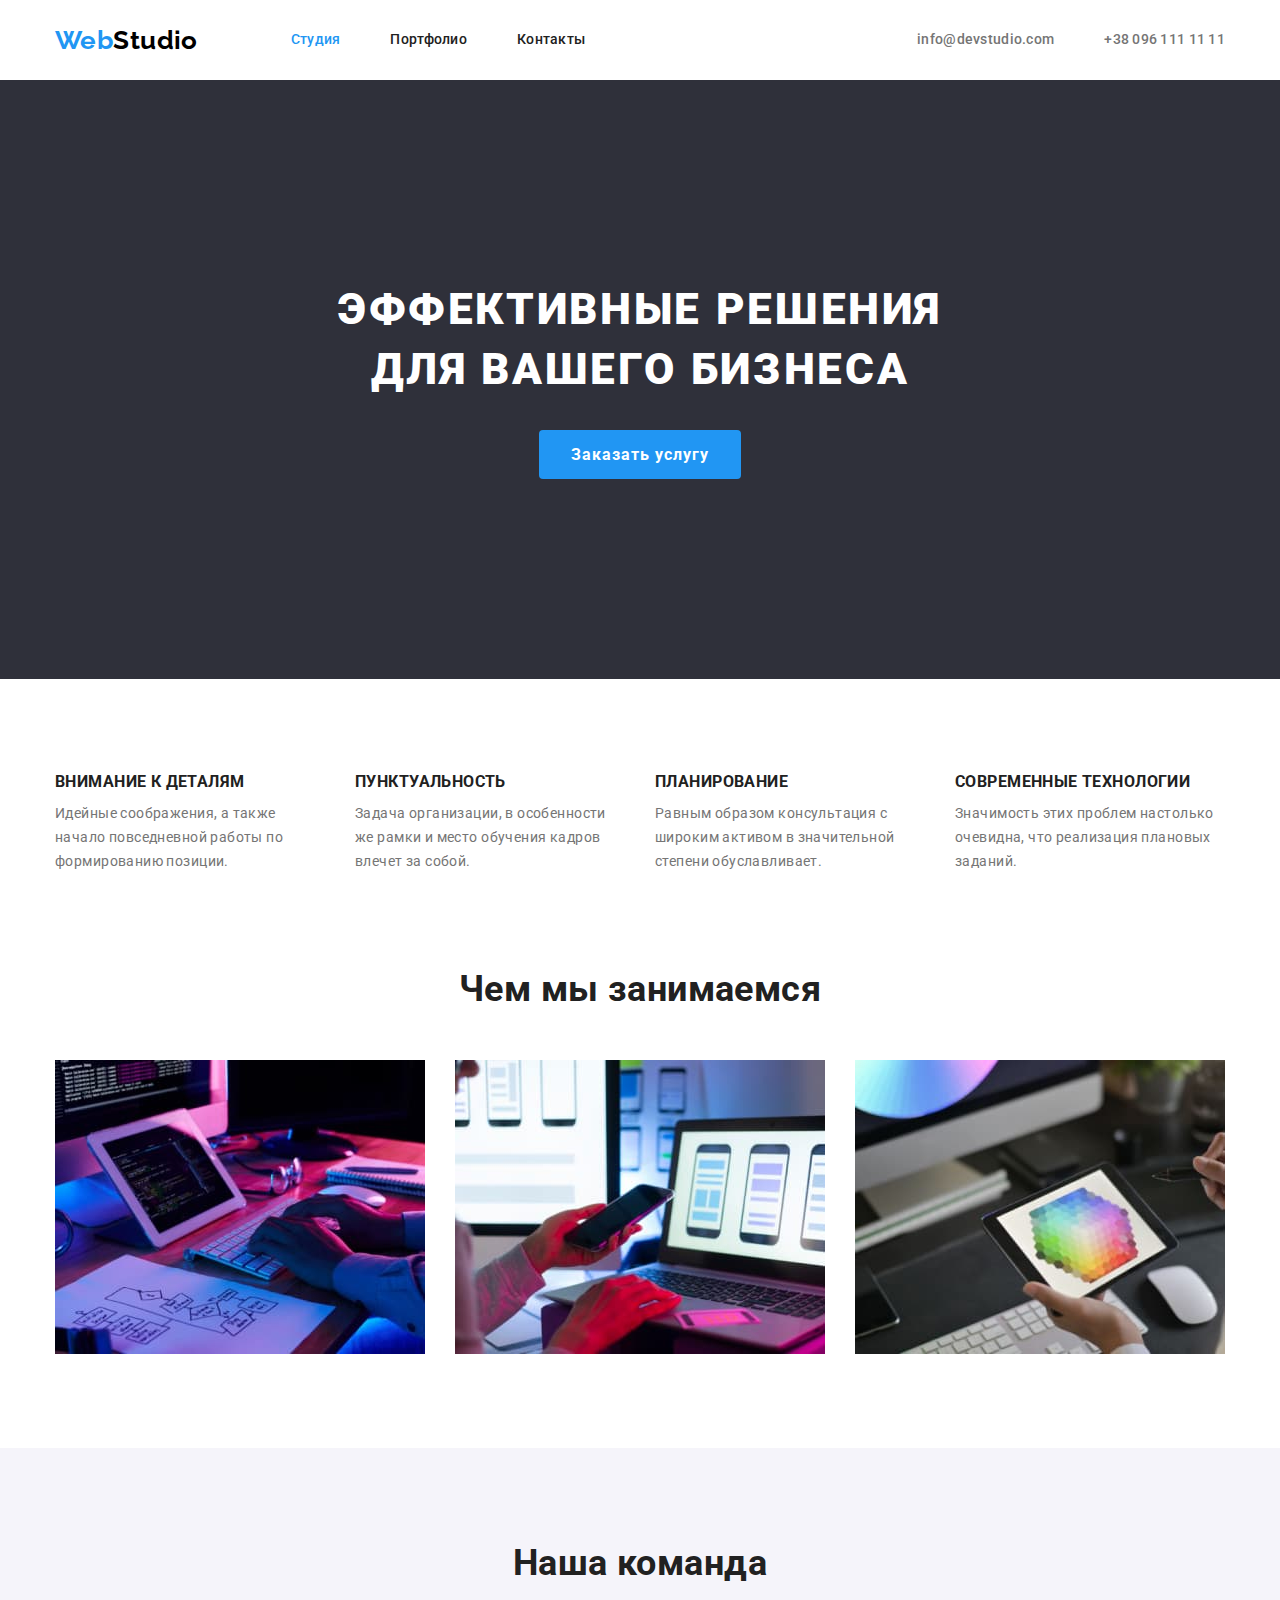
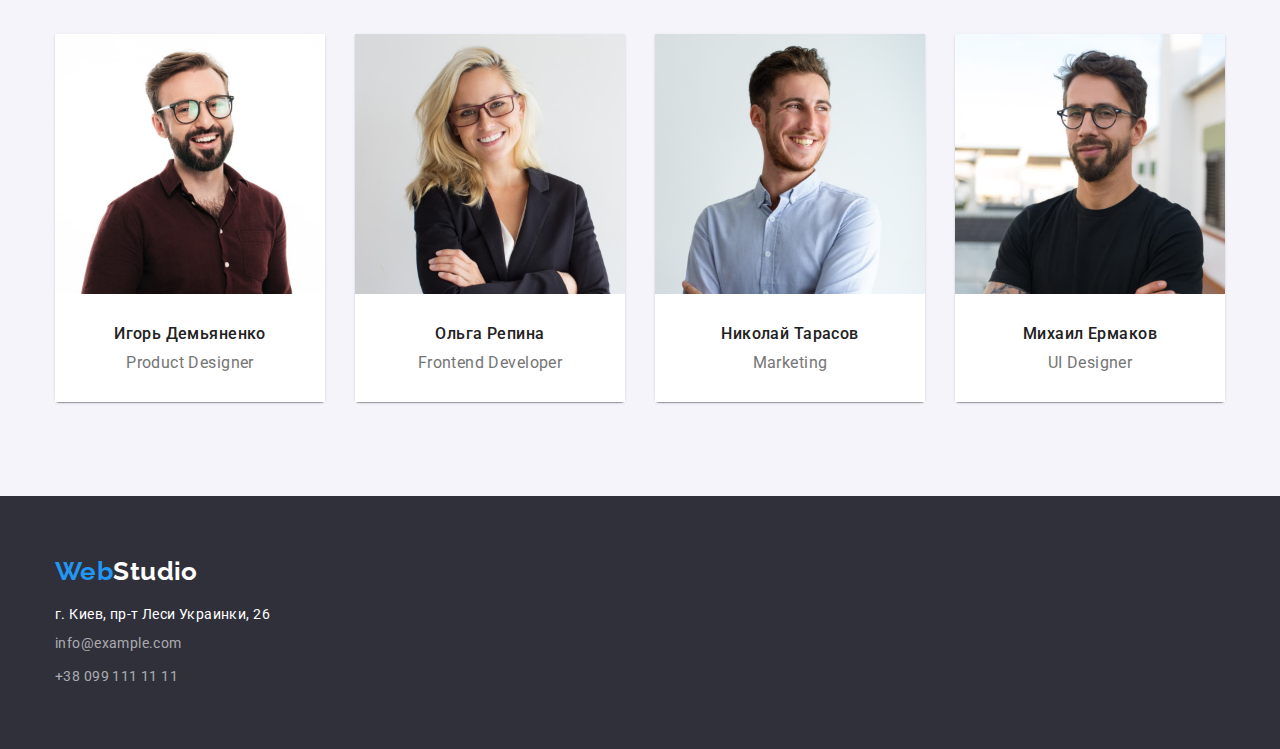
<file: index.html>
<!DOCTYPE html>
<html lang="ru">
  <head>
    <meta charset="UTF-8" />
    <meta name="viewport" content="width=device-width, initial-scale=1.0" />
    <title>WebStudio</title>
    <link rel="preconnect" href="https://fonts.gstatic.com" />
    <link
      href="https://fonts.googleapis.com/css2?family=Oleo+Script&family=Raleway:wght@700&family=Roboto:wght@400;500;700;900&display=swap"
      rel="stylesheet"
    />
    <link
      rel="stylesheet"
      href="https://cdn.jsdelivr.net/npm/modern-normalize@1.0.0/modern-normalize.min.css"
    />
    <link rel="stylesheet" href="./css/variables.css" />
    <link rel="stylesheet" href="./css/style.css" />
  </head>
  <body>
    <header class="header">
      <div class="container">
        <p class="logo">
          <a class="link" href="./index.html"
            >Web<span class="logoheader-secondpart">Studio</span></a
          >
        </p>
        <nav class="menu">
          <ul class="nav-menu">
            <li class="listitem">
              <a class="link active" href="./index.html">Студия</a>
            </li>
            <li class="listitem">
              <a class="link" href="pages/portfolio.html">Портфолио</a>
            </li>
            <li class="listitem">
              <a class="link" href="#">Контакты</a>
            </li>
          </ul>
        </nav>
        <ul class="listinfo">
          <li class="listitem">
            <a class="link header-info" href="mailto:info@devstudio.com"
              >info@devstudio.com</a
            >
          </li>
          <li class="listitem">
            <a class="link header-info" href="tel:+380961111111"
              >+38 096 111 11 11</a
            >
          </li>
        </ul>
      </div>
    </header>
    <main>
      <!-- Главная секция "Герой" -->
      <div class="main-box">
        <section class="hero container">
          <h1 class="tagline">
            Эффективные решения <br />
            для вашего бизнеса
          </h1>
          <!-- <p><a class="link " href="#">Заказать услугу</a></p> -->
          <button class="btn-order" type="submit">Заказать услугу</button>
        </section>
      </div>
      <!-- Секция Особенности -->
      <section class="features">
        <div class="container">
          <h2 class="nonevisible">Особенности</h2>
          <ul class="list">
            <li class="listitem">
              <h3 class="title">Внимание к деталям</h3>
              <p class="text">
                Идейные соображения, а также начало повседневной работы по
                формированию позиции.
              </p>
            </li>
            <li class="listitem">
              <h3 class="title">Пунктуальность</h3>
              <p class="text">
                Задача организации, в особенности же рамки и место обучения
                кадров влечет за собой.
              </p>
            </li>
            <li class="listitem">
              <h3 class="title">Планирование</h3>
              <p class="text">
                Равным образом консультация с широким активом в значительной
                степени обуславливает.
              </p>
            </li>
            <li class="listitem">
              <h3 class="title">Современные технологии</h3>
              <p class="text">
                Значимость этих проблем настолько очевидна, что реализация
                плановых заданий.
              </p>
            </li>
          </ul>
        </div>
      </section>
      <!-- Секция Чем мы занимаемся -->
      <section class="portfolio">
        <div class="container">
          <h2 class="base-title">Чем мы занимаемся</h2>
          <ul class="list">
            <li class="listitem">
              <img
                src="./images/what_doing_1.jpg"
                alt="Приложения"
                width="370"
              />
            </li>
            <li class="listitem">
              <img
                src="./images/what_doing_2.jpg"
                alt="Веб-сайты"
                width="370"
              />
            </li>
            <li class="listitem">
              <img src="./images/what_doing_3.jpg" alt="Дизайн" width="370" />
            </li>
          </ul>
        </div>
      </section>
      <!-- Наша команда -->
      <section class="ourteam">
        <div class="container">
          <h2 class="base-title">Наша команда</h2>
          <ul class="list">
            <li class="listitem">
              <div class="ourteam-card-img">
                <img
                  src="./images/igor_demjanenko.jpg"
                  alt="Игорь Демьяненко"
                  class="image"
                  width="270"
                />
              </div>
              <div class="ourteam-card-content">
                <h3 class="title">Игорь Демьяненко</h3>
                <p class="text">Product Designer</p>
              </div>
            </li>
            <li class="listitem">
              <div class="ourteam-card-img">
                <img
                  src="./images/olga_repina.jpg"
                  alt="Ольга Репина"
                  class="image"
                  width="270"
                />
              </div>
              <div class="ourteam-card-content">
                <h3 class="title">Ольга Репина</h3>
                <p class="text">Frontend Developer</p>
              </div>
            </li>
            <li class="listitem">
              <div class="ourteam-card-img">
                <img
                  src="./images/nikolay_tarasov.jpg"
                  alt="Николай Тарасов"
                  class="image"
                  width="270"
                />
              </div>
              <div class="ourteam-card-content">
                <h3 class="title">Николай Тарасов</h3>
                <p class="text">Marketing</p>
              </div>
            </li>
            <li class="listitem">
              <div class="ourteam-card-img">
                <img
                  src="./images/mihail_ermakov.jpg"
                  alt="Михаил Ермаков"
                  class="image"
                  width="270"
                />
              </div>
              <div class="ourteam-card-content">
                <h3 class="title">Михаил Ермаков</h3>
                <p class="text">UI Designer</p>
              </div>
            </li>
          </ul>
        </div>
      </section>
    </main>
    <footer>
      <div class="footer-box">
        <div class="container">
          <p class="logo">
            <a class="link" href="./index.html"
              >Web<span class="logofooter-secondpart">Studio</span></a
            >
          </p>
          <address>
            <p class="address-info">г. Киев, пр-т Леси Украинки, 26</p>
            <ul class="listinfo">
              <li class="listitem">
                <a class="link footer-info" href="mailto:info@example.com"
                  >info@example.com</a
                >
              </li>
              <li class="listitem">
                <a class="link footer-info" href="tel:+380991111111"
                  >+38 099 111 11 11</a
                >
              </li>
            </ul>
          </address>
        </div>
      </div>
    </footer>
  </body>
</html>
</file>
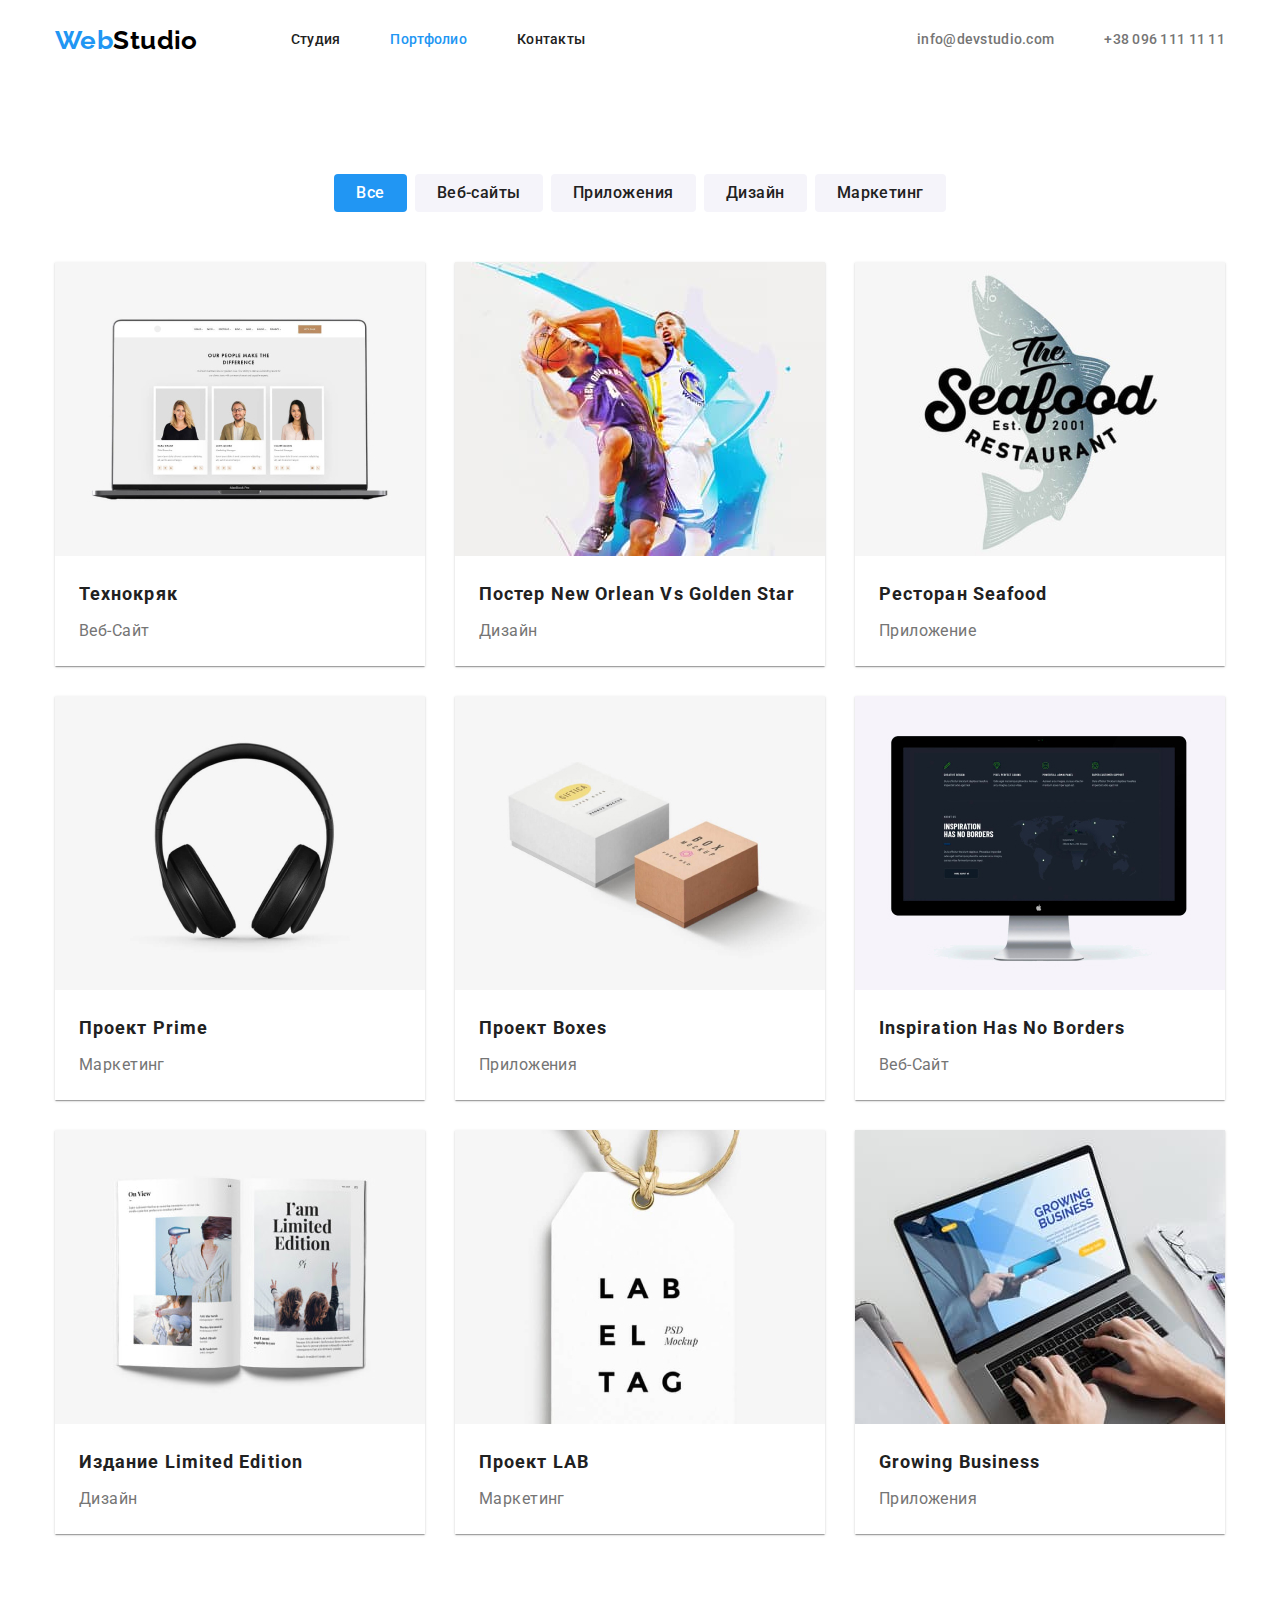
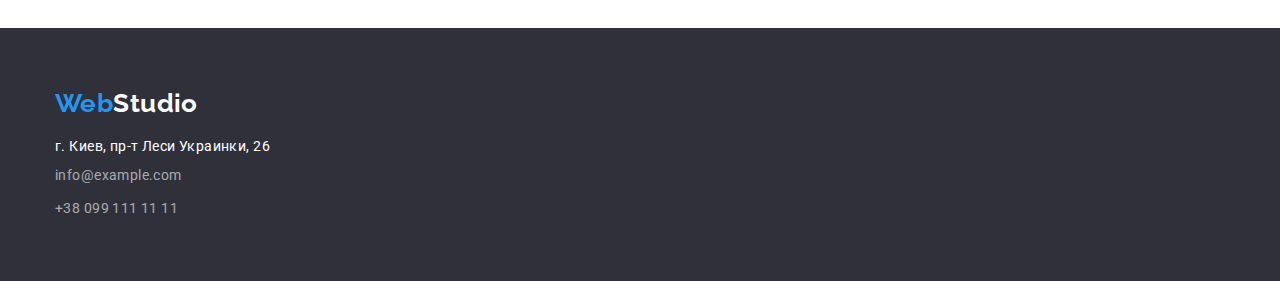
<file: pages/portfolio.html>
<!DOCTYPE html>
<html lang="ru">
  <head>
    <meta charset="UTF-8" />
    <meta http-equiv="X-UA-Compatible" content="IE=edge" />
    <meta name="viewport" content="width=device-width, initial-scale=1.0" />
    <title>Портфолио</title>
    <link rel="preconnect" href="https://fonts.gstatic.com" />
    <link
      href="https://fonts.googleapis.com/css2?family=Oleo+Script&family=Raleway:wght@700&family=Roboto:wght@400;500;700&display=swap"
      rel="stylesheet"
    />
    <link
      rel="stylesheet"
      href="https://cdn.jsdelivr.net/npm/modern-normalize@1.0.0/modern-normalize.min.css"
    />
    <link rel="stylesheet" href="../css/variables.css" />
    <link rel="stylesheet" href="../css/style.css" />
  </head>
  <body>
    <header class="header">
      <div class="container">
        <p class="logo">
          <a class="link" href="../index.html"
            >Web<span class="logoheader-secondpart">Studio</span></a
          >
        </p>
        <nav class="menu">
          <ul class="nav-menu">
            <li class="listitem">
              <a class="link" href="../index.html">Студия</a>
            </li>
            <li class="listitem">
              <a class="link active" href="pages/portfolio.html">Портфолио</a>
            </li>
            <li class="listitem">
              <a class="link" href="#">Контакты</a>
            </li>
          </ul>
        </nav>
        <ul class="listinfo">
          <li class="listitem">
            <a class="link header-info" href="mailto:info@devstudio.com"
              >info@devstudio.com</a
            >
          </li>
          <li class="listitem">
            <a class="link header-info" href="tel:+380961111111"
              >+38 096 111 11 11</a
            >
          </li>
        </ul>
      </div>
    </header>
    <main>
      <section class="section-portfolio">
        <div class="container">
          <h1 class="nonevisible">Наши работы</h1>
          <!-- Группа кнопок для фильтра работ -->
          <ul class="filter-nav">
            <li class="listitem">
              <button class="filter-btn active" type="submit">Все</button>
            </li>
            <li class="listitem">
              <button class="filter-btn" type="submit">Веб-сайты</button>
            </li>
            <li class="listitem">
              <button class="filter-btn" type="submit">Приложения</button>
            </li>
            <li class="listitem">
              <button class="filter-btn" type="submit">Дизайн</button>
            </li>
            <li class="listitem">
              <button class="filter-btn" type="submit">Маркетинг</button>
            </li>
          </ul>
          <!-- Группа карточек с работами -->
          <div class="portfolio-card-container">
            <ul class="portfolio-list">
              <li class="listitem">
                <div class="portfolio-card-img">
                  <img
                    src="../images/portfolio1.jpg"
                    alt="Веб-сайт Технокряк"
                  />
                </div>
                <div class="prtfolio-card-content">
                  <h2 class="title">Технокряк</h2>
                  <p class="text">Веб-сайт</p>
                </div>
              </li>
              <li class="listitem">
                <div class="portfolio-card-img">
                  <img
                    src="../images/portfolio2.jpg"
                    alt="Дизайн Постер New Orlean vs Golden Star"
                  />
                </div>
                <div class="prtfolio-card-content">
                  <h2 class="title">Постер New Orlean vs Golden Star</h2>
                  <p class="text">Дизайн</p>
                </div>
              </li>
              <li class="listitem">
                <div class="portfolio-card-img">
                  <img
                    src="../images/portfolio3.jpg"
                    alt="Приложение Ресторан Seafood"
                  />
                </div>
                <div class="prtfolio-card-content">
                  <h2 class="title">Ресторан Seafood</h2>
                  <p class="text">Приложение</p>
                </div>
              </li>
              <li class="listitem">
                <div class="portfolio-card-img">
                  <img
                    src="../images/portfolio4.jpg"
                    alt="Маркетинг Проект Prime"
                  />
                </div>
                <div class="prtfolio-card-content">
                  <h2 class="title">Проект Prime</h2>
                  <p class="text">Маркетинг</p>
                </div>
              </li>
              <li class="listitem">
                <div class="portfolio-card-img">
                  <img
                    src="../images/portfolio5.jpg"
                    alt="Приложение Проект Boxes"
                  />
                </div>
                <div class="prtfolio-card-content">
                  <h2 class="title">Проект Boxes</h2>
                  <p class="text">Приложения</p>
                </div>
              </li>
              <li class="listitem">
                <div class="portfolio-card-img">
                  <img
                    src="../images/portfolio6.jpg"
                    alt="Веб-сайт Inspiration has no Borders"
                  />
                </div>
                <div class="prtfolio-card-content">
                  <h2 class="title">Inspiration has no Borders</h2>
                  <p class="text">Веб-сайт</p>
                </div>
              </li>
              <li class="listitem">
                <div class="portfolio-card-img">
                  <img
                    src="../images/portfolio7.jpg"
                    alt="Дизайн Издание Limited Edition"
                  />
                </div>
                <div class="prtfolio-card-content">
                  <h2 class="title">Издание Limited Edition</h2>
                  <p class="text">Дизайн</p>
                </div>
              </li>
              <li class="listitem">
                <div class="portfolio-card-img">
                  <img
                    src="../images/portfolio8.jpg"
                    alt="Маркетинг Проект LAB"
                  />
                </div>
                <div class="prtfolio-card-content">
                  <h2 class="title">Проект LAB</h2>
                  <p class="text">Маркетинг</p>
                </div>
              </li>
              <li class="listitem">
                <div class="portfolio-card-img">
                  <img
                    src="../images/portfolio9.jpg"
                    alt="Приложение Growing Business"
                  />
                </div>
                <div class="prtfolio-card-content">
                  <h2 class="title">Growing Business</h2>
                  <p class="text">Приложения</p>
                </div>
              </li>
            </ul>
          </div>
        </div>
      </section>
    </main>
    <footer>
      <div class="footer-box">
        <div class="container">
          <p class="logo">
            <a class="link" href="./index.html"
              >Web<span class="logofooter-secondpart">Studio</span></a
            >
          </p>
          <address>
            <p class="address-info">г. Киев, пр-т Леси Украинки, 26</p>
            <ul class="listinfo">
              <li class="listitem">
                <a class="link footer-info" href="mailto:info@example.com"
                  >info@example.com</a
                >
              </li>
              <li class="listitem">
                <a class="link footer-info" href="tel:+380991111111"
                  >+38 099 111 11 11</a
                >
              </li>
            </ul>
          </address>
        </div>
      </div>
    </footer>
  </body>
</html>
</file>
<file: css/variables.css>
:root {
  --basic-textcolor: rgba(117, 117, 117, 1);
  --white-color: rgba(255, 255, 255, 1);
  --accent-color: rgba(33, 150, 243, 1);
  --basic-hcolor: rgba(33, 33, 33, 1);
  --footter-acolor: rgba(255, 255, 255, 0.6);
  --accent-bgcolor: rgba(47, 48, 58, 1);
  --section-bgcolor: rgba(245, 244, 250, 1);
  --logoheader-second-color: rgba(0, 0, 0, 1);
  --logofooter-second-color: rgba(255, 255, 255, 1);
  --border-cards-color: rgba(238, 238, 238, 1);
  --width-container: 1200px;
  --min-indent: 30px;
  --card-shadow: 0px 2px 1px -1px rgba(0, 0, 0, 0.2),
    0px 1px 1px 0px rgba(0, 0, 0, 0.14), 0px 1px 3px 0px rgba(0, 0, 0, 0.12);
}

/* 
Черный лого rgba(0,0,0,1);
акцент rgba(33,150,243,1);
неактивный меню rgba(33,33,33,1);
неактивная ссылка rgba(117,117,117,1);
Основной белый rgba(255,255,255,1);
border: 1px solid 236,236,236,1
 */
</file>
<file: css/style.css>
/* font-family: 'Oleo Script', cursive;
font-family: 'Raleway', sans-serif; */
/* 
* {
  outline: 1px solid tomato;
} */

body {
  font-family: 'Roboto', sans-serif;
  font-weight: 400;
  font-size: 14px;
  line-height: 1.14;
  letter-spacing: 0.03em;
  color: var(--basic-textcolor);
}

img {
  display: block;
  max-width: 100%;
  height: auto;
}

/* reset style for tags and base classes*/

body h1,
body h2,
body h3,
body h4,
body h5,
body h6,
body p,
body ul {
  padding: 0;
  margin: 0;
  margin-block-start: 0;
  margin-block-end: 0;
}

address {
  font-style: normal;
}

.listitem {
  list-style: none;
}

.link {
  text-decoration: none;
}

/* Style general container */
/* container */
.container {
  width: var(--width-container);
  padding: 0 15px;
  margin: 0 auto;
}

/* general style section */
.base-title {
  font-weight: 700;
  color: var(--basic-hcolor);
  font-size: 36px;
  line-height: 1.17;
  text-align: center;
}

.title {
  font-weight: 700;
  color: var(--basic-hcolor);
  line-height: 1.14;
  text-transform: uppercase;
}

.text {
  line-height: 1.71;
}

/* general HEADER and FOOTTER sections: logo, menu, contact*/
.header .container {
  display: flex;
  align-items: center;
  min-height: 80px;
}

.logo {
  margin-right: 93px;
}

.logo .link {
  font-family: 'Raleway', sans-serif;
  color: var(--accent-color);
  font-weight: 700;
  font-size: 26px;
  line-height: 1.19;
}

.logoheader-secondpart {
  color: var(--logoheader-second-color);
}

.logofooter-secondpart {
  color: var(--logofooter-second-color);
}

/* style header and lists for menu and contact-info*/
.nav-menu {
  display: flex;
  align-items: center;
}

.nav-menu .listitem:not(:first-child) {
  margin-left: 50px;
}

.menu .link {
  display: inline-block;
  color: var(--basic-hcolor);
  font-weight: 500;
  line-height: 1.14;
  letter-spacing: 0.02em;
}

.header .listinfo {
  display: flex;
  margin-left: auto;
}

.header .listinfo .listitem:not(:last-child) {
  margin-right: 50px;
}

.menu .link:hover,
.menu .link:focus,
.listinfo .link:hover,
.listinfo .link:focus {
  color: var(--accent-color);
}

.menu .link.active {
  color: var(--accent-color);
}

.listitem .header-info {
  font-weight: 500;
  line-height: 1.14;
  letter-spacing: 0.02em;
  color: var(--basic-textcolor);
}

/* style main section
section Hero */

.main-box {
  min-width: var(--width-container);
  background-color: var(--accent-bgcolor);
}

.hero.container {
  padding: 200px 0;
}

.tagline {
  display: block;
  margin-bottom: 30px;
  color: var(--white-color);
  font-weight: 900;
  font-size: 44px;
  line-height: 1.36;
  text-align: center;
  letter-spacing: 0.06em;
  text-transform: uppercase;
}

.btn-order {
  display: block;
  padding: 10px 32px;
  margin: 0 auto;
  font-weight: 700;
  font-size: 16px;
  line-height: 1.86;
  text-align: center;
  letter-spacing: 0.06em;
  background: var(--accent-color);
  color: var(--white-color);
  border-radius: 4px;
  border-style: none;
}

/* style section feuture */

.features .container,
.ourteam .container {
  padding-top: 94px;
  padding-bottom: 94px;
}

.features .list {
  display: flex;
  flex-wrap: wrap;
  justify-content: space-between;
}

.nonevisible {
  display: none;
}

.features .title {
  margin-bottom: 10px;
}

.features .listitem {
  width: 270px;
}

/* style section portfolio */

.portfolio .container {
  padding-bottom: 94px;
}

.portfolio .list {
  display: flex;
  flex-wrap: wrap;
  justify-content: space-between;
}

.portfolio .base-title {
  margin-bottom: 50px;
}

.portfolio .title {
  font-weight: 700;
  font-size: 18px;
  line-height: 2;
  letter-spacing: 0.06em;
  text-transform: capitalize;
}

.portfolio .text {
  font-size: 16px;
  line-height: 1.88;
  text-transform: capitalize;
}

/* style section ourteam */
.ourteam .base-title {
  margin-bottom: 50px;
}

.ourteam .list {
  display: flex;
  flex-wrap: wrap;
  justify-content: space-between;
}

.ourteam .listitem {
  text-align: center;
  border-style: hidden;
  border-width: 1px;
  border-radius: 0px 0px 4px 4px;
  box-shadow: var(--card-shadow);
}

.ourteam .image {
  display: block;
}

.ourteam .title {
  margin-bottom: 10px;
  display: block;
  font-weight: 500;
  font-size: 16px;
  line-height: 1.19;
  text-transform: capitalize;
}

.ourteam .text {
  display: block;
  font-size: 16px;
  line-height: 1.19;
  text-transform: capitalize;
}

.ourteam {
  min-width: var(--width-container);
  background-color: var(--section-bgcolor);
}

.ourteam-card-content {
  padding: var(--min-indent);
  background-color: var(--white-color);
}

/* style for footer */

.footer-box .container {
  padding-bottom: 60px;
  padding-top: 60px;
}

.footer-box .logo {
  margin-bottom: 20px;
}

.footer-box .address-info {
  display: block;
  margin-bottom: 9px;
  color: var(--white-color);
}

.footer-box .footer-info {
  display: inline-block;
}

.footer-box .listitem {
  display: block;
}

.footer-box .listinfo .listitem:not(:last-child) {
  margin-bottom: 9px;
}

.listitem .footer-info {
  line-height: 1.71;
  color: var(--footter-acolor);
}

.footer-box {
  min-width: var(--width-container);
  background-color: var(--accent-bgcolor);
}

/* only potfolio pages */

.section-portfolio {
  margin-top: 94px;
  margin-bottom: 94px;
}

.section-portfolio .filter-nav {
  display: flex;
  justify-content: center;
  margin-bottom: 50px;
}

.section-portfolio .filter-nav .listitem:not(:first-child) {
  margin-left: 8px;
}

.section-portfolio .listitem .filter-btn {
  min-height: 38px;
  padding: 6px 22px;
  border-style: none;
  border-radius: 4px;
  background-color: var(--section-bgcolor);
  color: var(--basic-hcolor);
  font-family: 'Roboto', sans-serif;
  font-weight: 500;
  font-size: 16px;
  line-height: 1.63;
  text-align: center;
  letter-spacing: 0.03em;
}

.filter-nav .filter-btn:hover,
.filter-nav .filter-btn:focus {
  background-color: var(--accent-color);
  color: var(--white-color);
}

.filter-nav .filter-btn.active {
  background-color: var(--accent-color);
  color: var(--white-color);
}

.portfolio-list {
  display: flex;
  flex-wrap: wrap;
  justify-content: flex-start;
  margin-top: calc(-1 * var(--min-indent));
  margin-left: calc(-1 * var(--min-indent));
}

.portfolio-list .listitem {
  flex-basis: calc(100% / 3 - var(--min-indent));
  margin-top: var(--min-indent);
  margin-left: var(--min-indent);
  box-shadow: var(--card-shadow);
}

.prtfolio-card-content {
  padding: 20px 24px;
}

.portfolio-list .title {
  margin-bottom: 4px;
  font-weight: 700;
  font-size: 18px;
  line-height: 2;
  letter-spacing: 0.06em;
  text-transform: capitalize;
}

.portfolio-list .text {
  font-size: 16px;
  line-height: 1.88;
  text-transform: capitalize;
}
</file>
